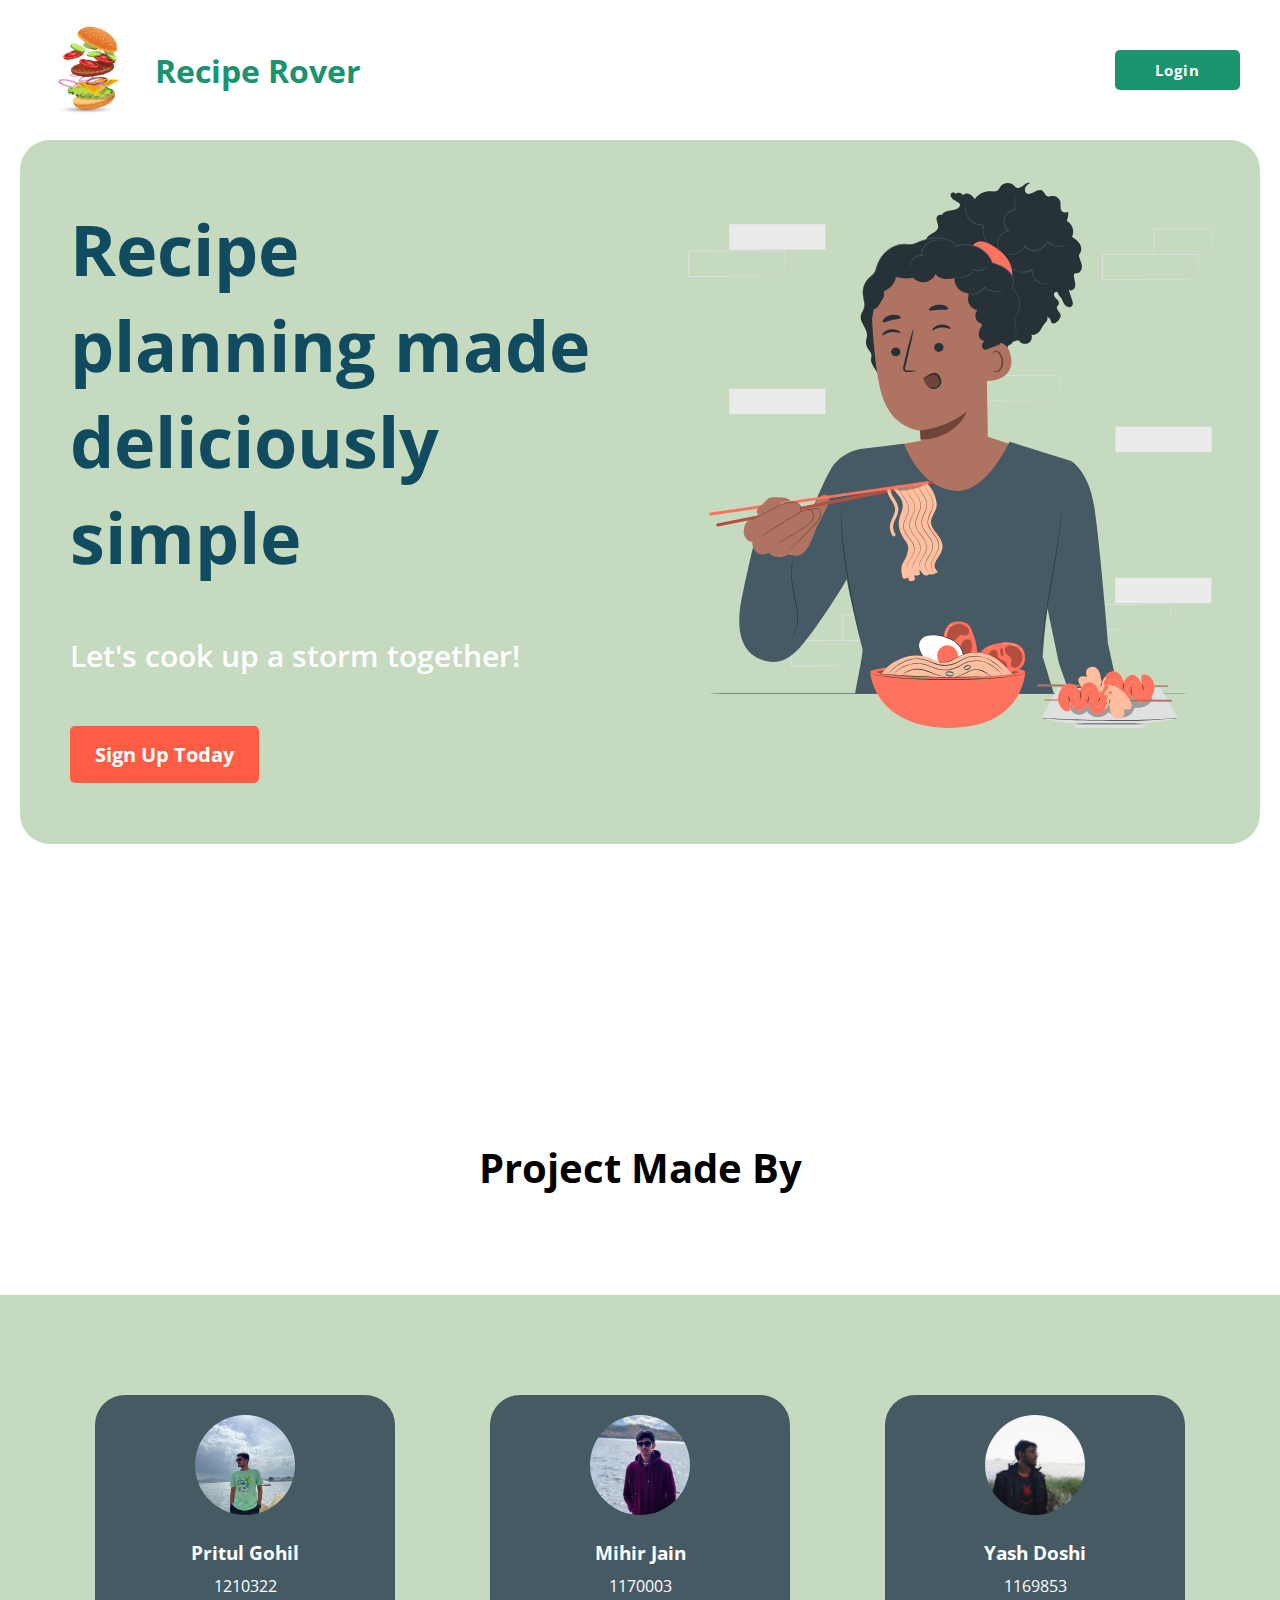
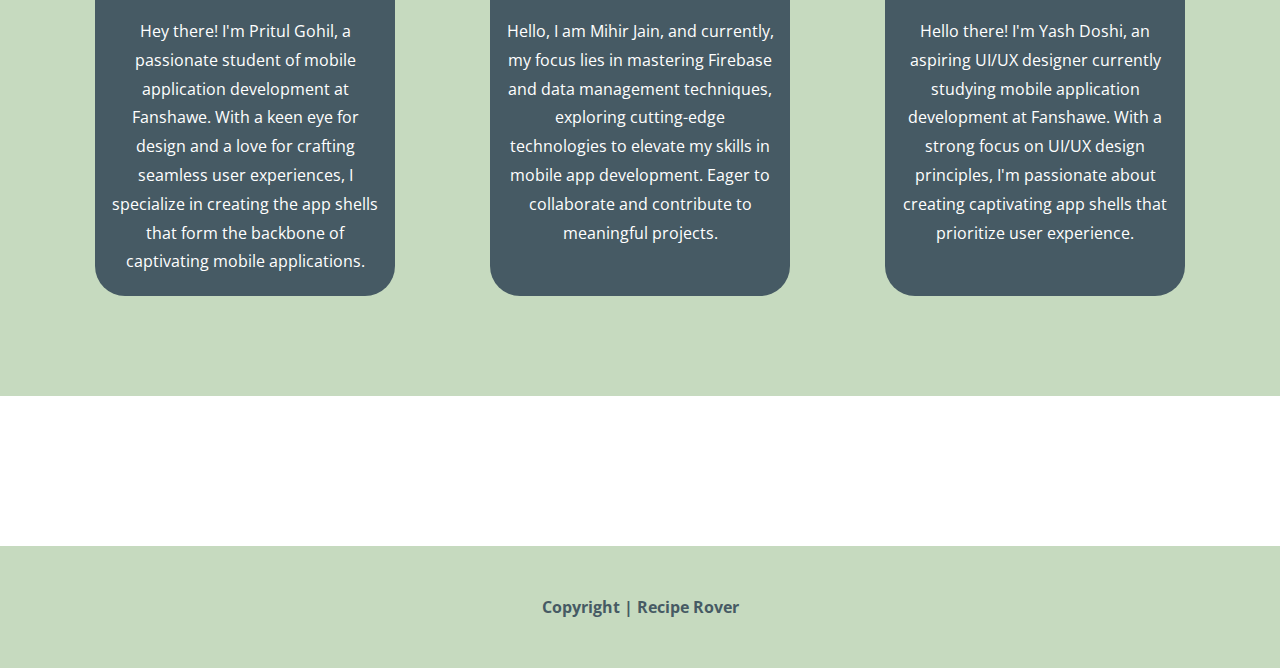
<file: index.html>
<!DOCTYPE html>
<html lang="en">
  <head>
    <meta charset="UTF-8" />
    <meta name="viewport" content="width=device-width, initial-scale=1.0" />
    <link rel="stylesheet" href="Styles/index.css" />
    <link rel="preconnect" href="https://fonts.googleapis.com" />
    <link rel="preconnect" href="https://fonts.gstatic.com" crossorigin />
    <link
      href="https://fonts.googleapis.com/css2?family=Open+Sans:ital,wght@0,300..800;1,300..800&display=swap"
      rel="stylesheet"
    />
    <title>Recipe Rover</title>

    <link rel="manifest" href="manifest.json">
 
    <!-- Linking the icons file for different platforms -->
    <link rel="apple-touch-icon" sizes="180x180" href="/Icons/apple-touch-icon.png">
    <link rel="icon" type="image/png" sizes="32x32" href="/Icons/favicon-32x32.png">
    <link rel="icon" type="image/png" sizes="16x16" href="/Icons/favicon-16x16.png">
    <link rel="manifest" href="/Icons/site.webmanifest">
    <link rel="mask-icon" href="/Icons/safari-pinned-tab.svg" color="#1a936f">
    <link rel="shortcut icon" href="/Icons/favicon.ico">
    <meta name="msapplication-TileColor" content="#da532c">
    <meta name="msapplication-config" content="/Icons/browserconfig.xml">
    <meta name="theme-color" content="#ffffff">


  </head>
  <body>
    <div class="navigation">
      <div class="navigation-container">
        <div class="logo">
          <div class="logo-container">
            <img src="Assets/logo.jpg" alt="" />
            <h1 class="heading">Recipe Rover</h1>
          </div>
        </div>
        <div class="navigation-button">
          <a href="login.html"
            ><button class="navigation-button">Login</button></a
          >
        </div>
      </div>
    </div>
    <div class="main">
      <div class="main-container">
        <div class="side1">
          <div class="side1-container">
            <h1 class="homepage-hero">
              Recipe planning made deliciously simple
            </h1>
            <p class="homepage-description">Let's cook up a storm together!</p>
            <a href="signup.html"
              ><button class="homepage-signup">Sign Up Today</button></a
            >
          </div>
        </div>
        <div class="side2">
          <div class="side2-container">
            <img src="Assets/homepage-logo.svg" alt="" />
          </div>
        </div>
      </div>
    </div>
    <div class="credits">
      <div class="credits-container">
        <h2 class="project-info">Project Made By</h2>
        <div class="credits-card-container">
          <div class="credit-card">
            <div class="credit-card-container">
              <div class="avatar">
                <img src="Assets/pritul-gohil.jpeg" alt="" />
              </div>
              <div class="credit-card-info">
                <h3>Pritul Gohil</h3>
                <p class="number">1210322</p>
                <p class="avatar-description">
                  Hey there! I'm Pritul Gohil, a passionate student of mobile
                  application development at Fanshawe. With a keen eye for
                  design and a love for crafting seamless user experiences, I
                  specialize in creating the app shells that form the backbone
                  of captivating mobile applications.
                </p>
              </div>
            </div>
          </div>
          <div class="credit-card">
            <div class="credit-card-container">
              <div class="avatar">
                <img src="Assets/mihir-jain.jpeg" alt="" />
              </div>
              <div class="credit-card-info">
                <h3>Mihir Jain</h3>
                <p class="number">1170003</p>
                <p class="avatar-description">
                  Hello, I am Mihir Jain, and currently, my focus lies in
                  mastering Firebase and data management techniques, exploring
                  cutting-edge technologies to elevate my skills in mobile app
                  development. Eager to collaborate and contribute to meaningful
                  projects.
                </p>
              </div>
            </div>
          </div>
          <div class="credit-card">
            <div class="credit-card-container">
              <div class="avatar">
                <img src="Assets/yash-doshi.jpg" alt="" />
              </div>
              <div class="credit-card-info">
                <h3>Yash Doshi</h3>
                <p class="number">1169853</p>
                <p class="avatar-description">
                  Hello there! I'm Yash Doshi, an aspiring UI/UX designer
                  currently studying mobile application development at Fanshawe.
                  With a strong focus on UI/UX design principles, I'm passionate
                  about creating captivating app shells that prioritize user
                  experience.
                </p>
              </div>
            </div>
          </div>
        </div>
      </div>
    </div>
    <div class="footer">
      <div class="footer-container">
        <p>Copyright | Recipe Rover</p>
      </div>
    </div>

    <script src="Scripts/index.js"></script>
  </body>
</html>
</file>
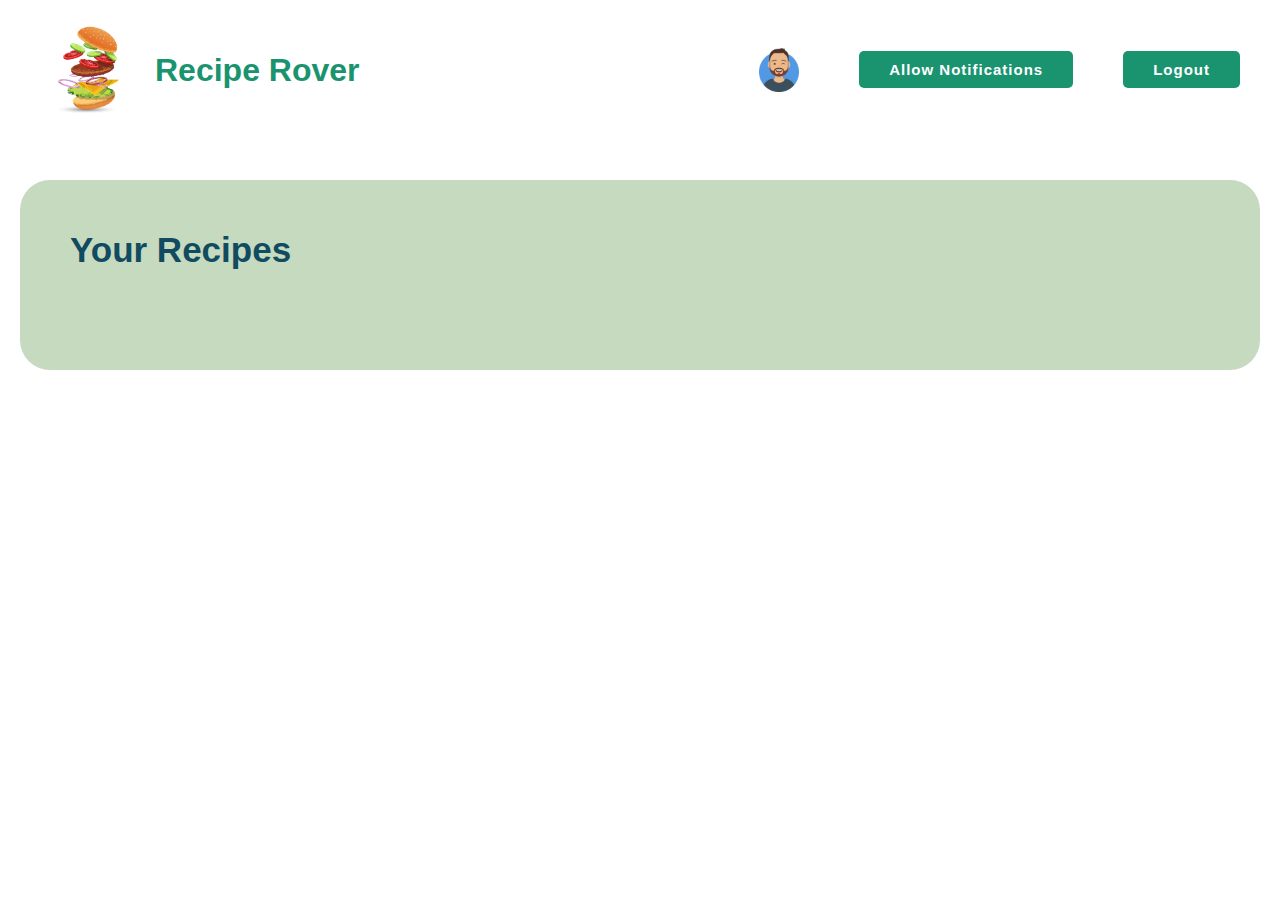
<file: homepage.html>
<!DOCTYPE html>
<html lang="en">
  <head>
    <meta charset="UTF-8" />
    <meta name="viewport" content="width=device-width, initial-scale=1.0" />
    <link rel="stylesheet" href="Styles/homepage.css" />
    <link rel="preconnect" href="https://fonts.googleapis.com" />
    <link rel="preconnect" href="https://fonts.gstatic.com" crossorigin />
    <link
      href="https://fonts.googleapis.com/css2?family=Open+Sans:ital,wght@0,300..800;1,300..800&display=swap"
      rel="stylesheet"
    />
    <script src="https://www.gstatic.com/firebasejs/8.10.0/firebase-app.js"></script>
    <script src="https://www.gstatic.com/firebasejs/8.10.0/firebase-database.js"></script>
    <script src="https://www.gstatic.com/firebasejs/8.10.0/firebase-auth.js"></script>
    <title>Recipe Rover</title>
  </head>
  <body>
    <div class="navigation">
      <div class="navigation-container">
        <div class="logo">
          <a class="homepage-link" href="index.html">
            <div class="logo-container">
              <img src="Assets/logo.jpg" alt="" />
              <h1 class="heading">Recipe Rover</h1>
            </div>
          </a>
        </div>
        <div class="button-container">
          <div class="profile-area">
            <img src="Assets/profile.png" alt="" />
            <h1 class="welcome-user" id="welcome-user"></h1>
          </div>
          <button id="notification-button" class="navigation-button">
            Allow Notifications
          </button>
          <button id="logout-button" class="navigation-button">Logout</button>
        </div>
      </div>
    </div>
    <div class="main">
      <div class="main-container">
        <div class="content">
          <div class="content-container">
            <div class="content-header">
              <h2 class="recipe-header">Your Recipes</h2>
            </div>
          </div>
        </div>
        <div id="card-area" class="card-area"></div>
      </div>
    </div>
    <script>
      const firebaseConfig = {
        apiKey: "AIzaSyD7S1rN0kZ6KqWwt7zzgHNzKV03h7qbg3A",
        authDomain: "recipe-rover-32c0b.firebaseapp.com",
        projectId: "recipe-rover-32c0b",
        storageBucket: "recipe-rover-32c0b.appspot.com",
        messagingSenderId: "917406744945",
        appId: "1:917406744945:web:c8baacbdc97735a5ac36d0",
      };
      firebase.initializeApp(firebaseConfig);
    </script>
    <script src="Scripts/homepage.js"></script>
  </body>
</html>
</file>
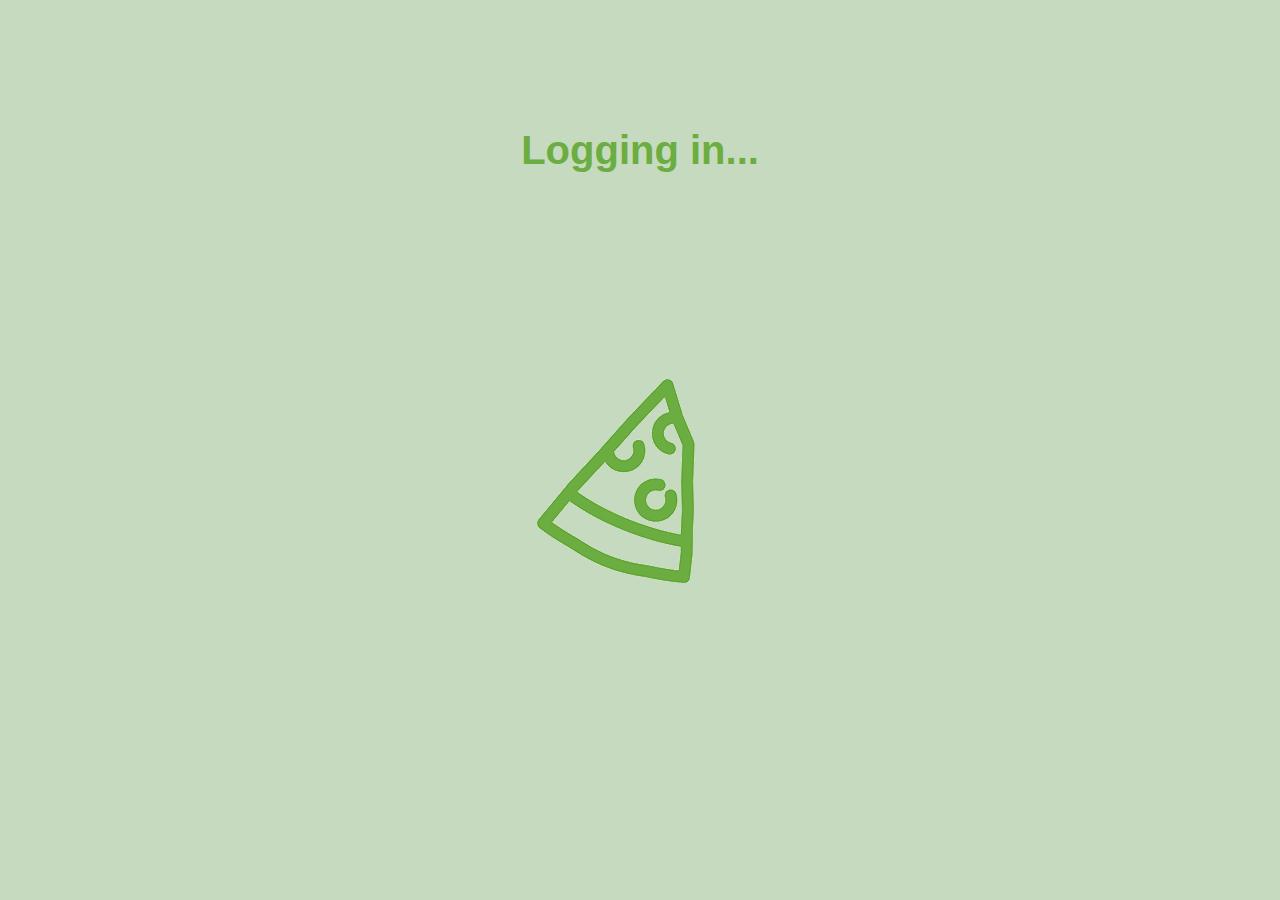
<file: login-process.html>
<!DOCTYPE html>
<html lang="en">
  <head>
    <meta charset="UTF-8" />
    <meta name="viewport" content="width=device-width, initial-scale=1.0" />
    <link rel="stylesheet" href="Styles/signup-onboarding.css" />
    <link
      href="https://fonts.googleapis.com/css2?family=Open+Sans:ital,wght@0,300..800;1,300..800&display=swap"
      rel="stylesheet"
    />
    <title>Logging In</title>
  </head>
  <body>
    <div class="main">
      <div class="main-container">
        <h1>Logging in...</h1>
        <img src="Assets/loading.gif" alt="" />
      </div>
    </div>
    <script src="Scripts/login-process.js"></script>
  </body>
</html>
</file>
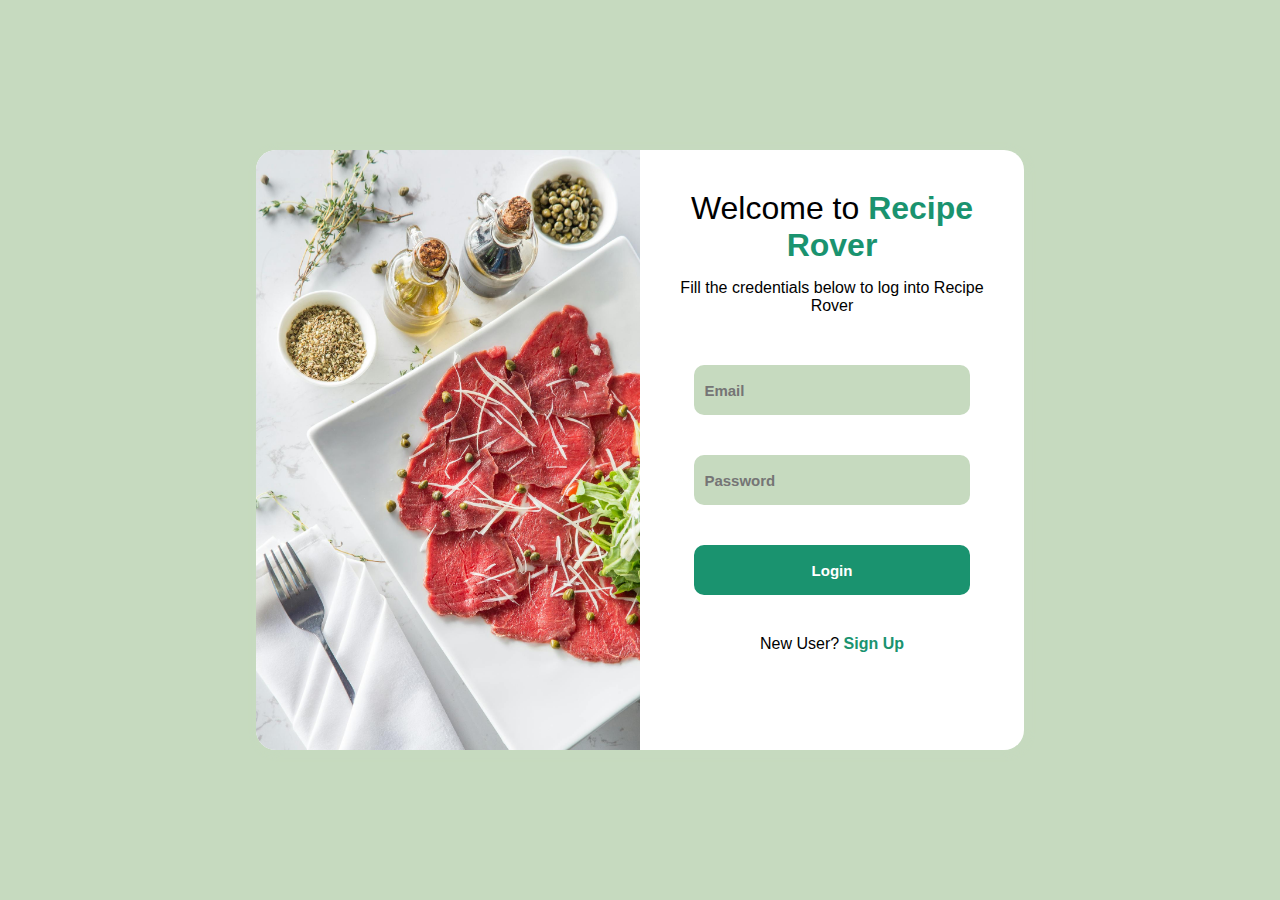
<file: login.html>
<!DOCTYPE html>
<html lang="en">
  <head>
    <meta charset="UTF-8" />
    <meta name="viewport" content="width=device-width, initial-scale=1.0" />
    <link rel="stylesheet" href="Styles/login.css" />
    <link rel="preconnect" href="https://fonts.googleapis.com" />
    <link rel="preconnect" href="https://fonts.gstatic.com" crossorigin />
    <link
      href="https://fonts.googleapis.com/css2?family=Open+Sans:ital,wght@0,300..800;1,300..800&display=swap"
      rel="stylesheet"
    />
    <script src="https://www.gstatic.com/firebasejs/8.10.0/firebase-app.js"></script>
    <script src="https://www.gstatic.com/firebasejs/8.10.0/firebase-database.js"></script>
    <script src="https://www.gstatic.com/firebasejs/8.10.0/firebase-auth.js"></script>
    <title>Recipe Rover</title>
  </head>
  <body>
    <div class="main">
      <div class="main-container">
        <div class="login-card">
          <div class="login-card-container">
            <div class="side1">
              <div class="side-1-container">
                <img src="Assets/login-page-cover.jpg" alt="" />
              </div>
            </div>
            <div class="side2">
              <div class="side-2-container">
                <div class="header">
                  <div class="header-container">
                    <h1>
                      <span class="heading-1">Welcome to</span>
                      <span class="heading-2">Recipe Rover</span>
                    </h1>
                    <p class="login-description">
                      Fill the credentials below to log into Recipe Rover
                    </p>
                  </div>
                </div>
                <div class="login-main">
                  <div class="login-main-container">
                    <input
                      id="email"
                      class="login-input"
                      placeholder="Email"
                      type="text"
                    />
                    <p id="emailError" class="error">Please input Email</p>
                    <input
                      id="password"
                      class="password-input"
                      placeholder="Password"
                      type="password"
                    />
                    <p id="passwordError" class="error">
                      Please input Password
                    </p>
                    <button id="login-btn" class="login-button">Login</button>
                    <p>
                      New User?
                      <a class="sign-up-anchor" href="signup.html">Sign Up</a>
                    </p>
                  </div>
                </div>
              </div>
            </div>
          </div>
        </div>
      </div>
    </div>
    <script>
      const firebaseConfig = {
        apiKey: "AIzaSyD7S1rN0kZ6KqWwt7zzgHNzKV03h7qbg3A",
        authDomain: "recipe-rover-32c0b.firebaseapp.com",
        projectId: "recipe-rover-32c0b",
        storageBucket: "recipe-rover-32c0b.appspot.com",
        messagingSenderId: "917406744945",
        appId: "1:917406744945:web:c8baacbdc97735a5ac36d0",
      };
      firebase.initializeApp(firebaseConfig);
    </script>
    <script src="Scripts/login.js"></script>
  </body>
</html>
</file>
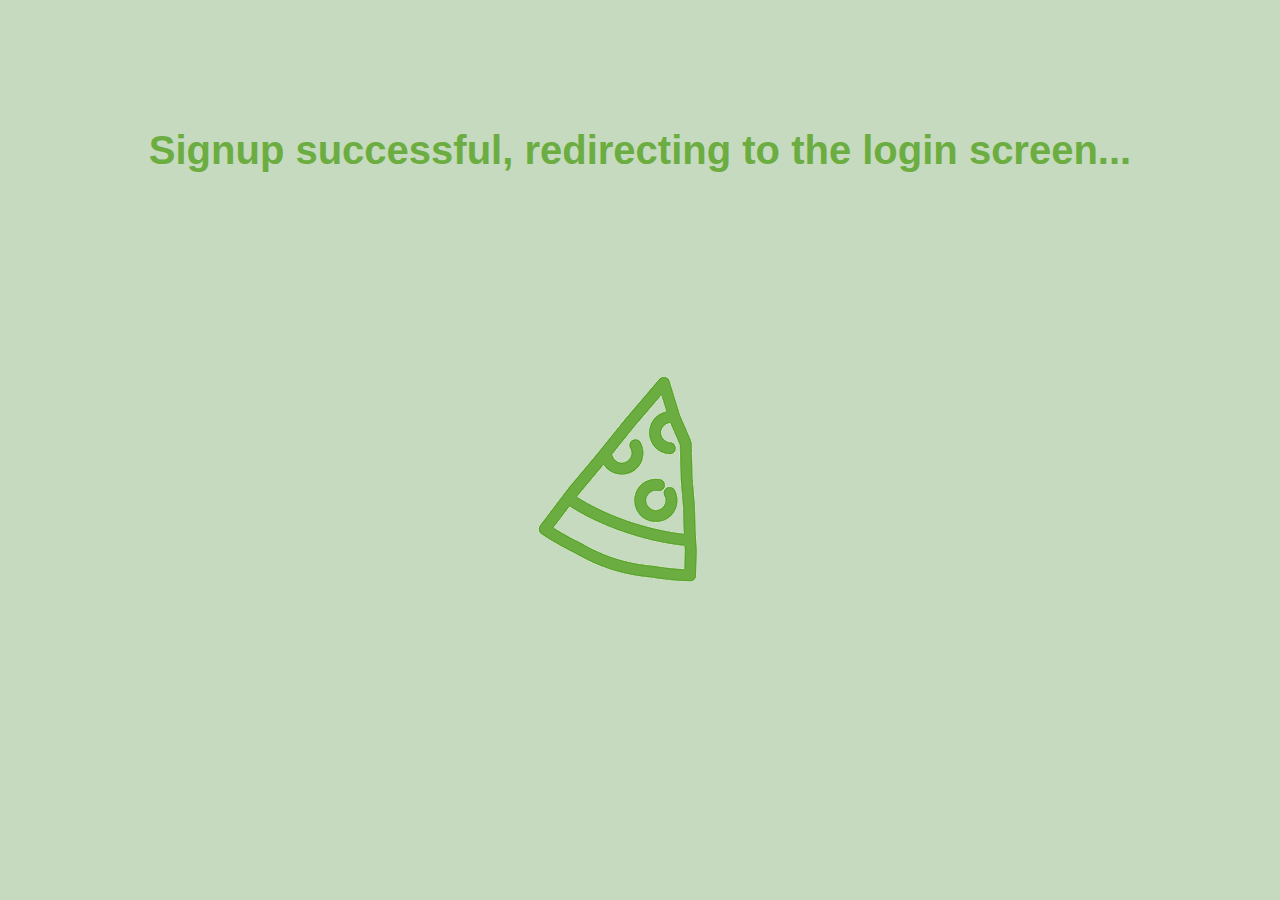
<file: signup-onboarding.html>
<!DOCTYPE html>
<html lang="en">
  <head>
    <meta charset="UTF-8" />
    <meta name="viewport" content="width=device-width, initial-scale=1.0" />
    <link rel="stylesheet" href="Styles/signup-onboarding.css" />
    <link
      href="https://fonts.googleapis.com/css2?family=Open+Sans:ital,wght@0,300..800;1,300..800&display=swap"
      rel="stylesheet"
    />
    <title>Getting You Onboard</title>
  </head>
  <body>
    <div class="main">
      <div class="main-container">
        <h1>Signup successful, redirecting to the login screen...</h1>
        <img src="Assets/loading.gif" alt="" />
      </div>
    </div>
    <script src="Scripts/signup-onboard.js"></script>
  </body>
</html>
</file>
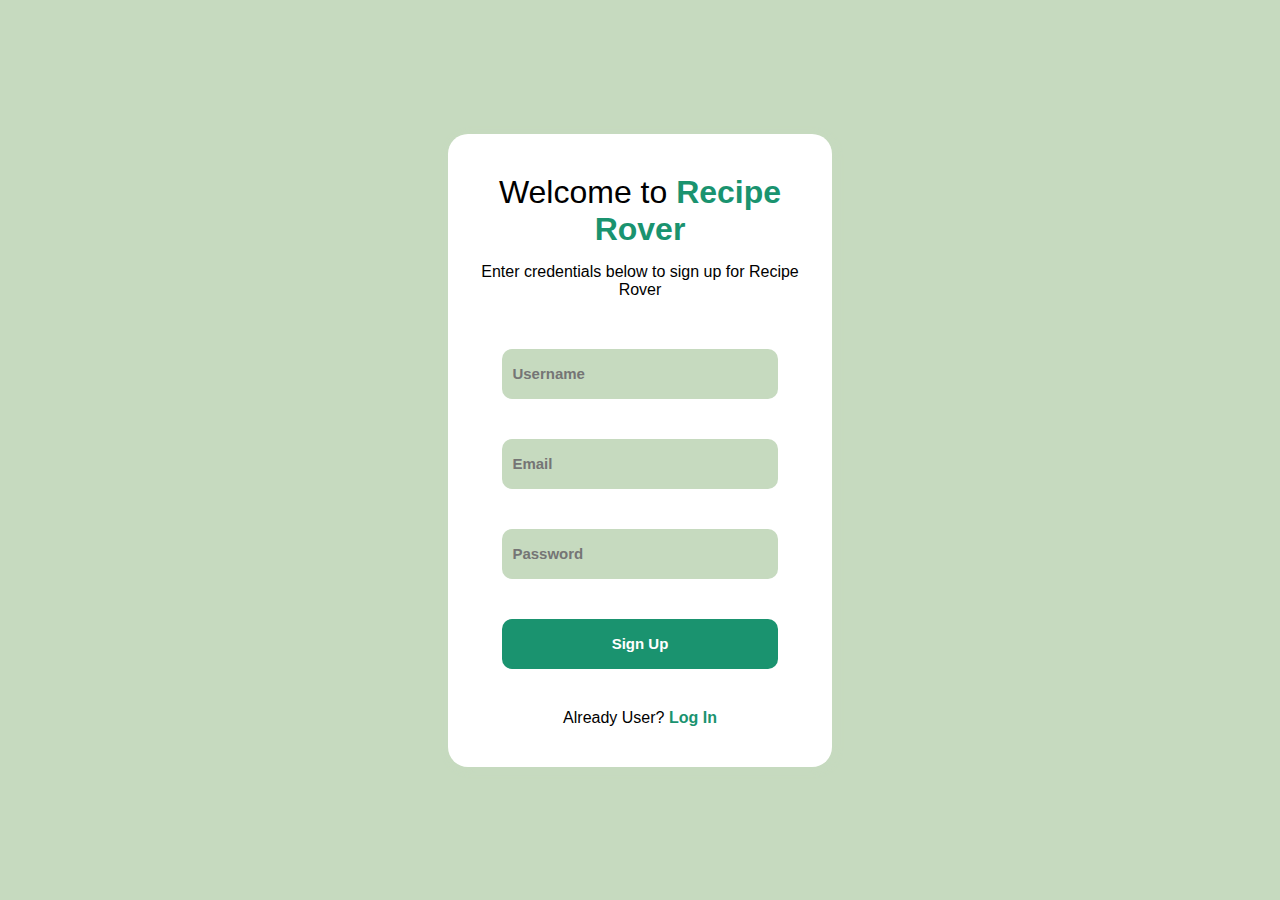
<file: signup.html>
<!DOCTYPE html>
<html lang="en">
  <head>
    <meta charset="UTF-8" />
    <meta name="viewport" content="width=device-width, initial-scale=1.0" />
    <link rel="stylesheet" href="Styles/signup.css" />
    <link rel="preconnect" href="https://fonts.googleapis.com" />
    <link rel="preconnect" href="https://fonts.gstatic.com" crossorigin />
    <link
      href="https://fonts.googleapis.com/css2?family=Open+Sans:ital,wght@0,300..800;1,300..800&display=swap"
      rel="stylesheet"
    />
    <script src="https://www.gstatic.com/firebasejs/8.10.0/firebase-app.js"></script>
    <script src="https://www.gstatic.com/firebasejs/8.10.0/firebase-database.js"></script>
    <script src="https://www.gstatic.com/firebasejs/8.10.0/firebase-auth.js"></script>
    <title>Sign Up</title>
  </head>
  <body>
    <div class="main">
      <div class="main-container">
        <div class="login-card">
          <div class="login-card-container">
            <!-- <div class="side1">
              <div class="side-1-container">
                <img src="Assets/login-page-cover.jpg" alt="" />
              </div>
            </div> -->
            <div class="side2">
              <div class="side-2-container">
                <div class="header">
                  <div class="header-container">
                    <h1>
                      <span class="heading-1">Welcome to</span>
                      <span class="heading-2">Recipe Rover</span>
                    </h1>
                    <p class="login-description">
                      Enter credentials below to sign up for Recipe Rover
                    </p>
                  </div>
                </div>
                <div class="login-main">
                  <div class="login-main-container">
                    <input
                      type="text"
                      id="user-name"
                      class="login-input"
                      placeholder="Username"
                    />
                    <p id="emailError" class="error">Please Input Email</p>
                    <input
                      class="login-input"
                      placeholder="Email"
                      id="emailInput"
                      type="text"
                    />
                    <p id="emailError" class="error">Please Input Email</p>
                    <input
                      class="password-input"
                      placeholder="Password"
                      id="passInput"
                      type="password"
                    />
                    <p id="passwordError" class="error">
                      Please Input Password
                    </p>
                    <button id="signup-btn" class="login-button">
                      Sign Up
                    </button>
                    <img
                      id="signup-loading"
                      class="fancy-loading"
                      src="Assets/fancy-loading.gif"
                      alt=""
                      loop
                    />
                    <p>
                      Already User?
                      <a class="sign-up-anchor" href="login.html">Log In</a>
                    </p>
                  </div>
                </div>
              </div>
            </div>
          </div>
        </div>
      </div>
    </div>
    <script>
      const firebaseConfig = {
        apiKey: "AIzaSyD7S1rN0kZ6KqWwt7zzgHNzKV03h7qbg3A",
        authDomain: "recipe-rover-32c0b.firebaseapp.com",
        projectId: "recipe-rover-32c0b",
        storageBucket: "recipe-rover-32c0b.appspot.com",
        messagingSenderId: "917406744945",
        appId: "1:917406744945:web:c8baacbdc97735a5ac36d0",
      };
      firebase.initializeApp(firebaseConfig);
    </script>
    <script src="Scripts/signup.js"></script>
  </body>
</html>
</file>
<file: Styles/index.css>
* {
  margin: 0;
  padding: 0;
  box-sizing: border-box;
  font-family: "Open Sans", sans-serif;
}

.navigation {
  padding: 0px 20px 0px 20px;
}

.navigation-container {
  padding: 20px;
  display: flex;
  align-items: center;
  justify-content: space-between;
}

.logo-container {
  display: flex;
  align-items: center;
  gap: 15px;
}

.logo-container img {
  width: 100px;
}

.heading {
  color: #1a936f;
}

.navigation-button {
  border: none;
  background-color: #1a936f;
  padding: 5px 20px 5px 20px;
  color: white;
  font-weight: 700;
  border-radius: 5px;
  letter-spacing: 1px;
  font-size: 15px;
  cursor: pointer;
  transition: transform 0.2s;
}

.navigation-button:hover,
.homepage-signup:hover {
  transform: scale(1.05);
  cursor: pointer;
}

.main {
  height: 100vh;
  padding: 0px 20px 20px 20px;
}

.main-container {
  background-color: #c6dabf;
  height: 80%;
  border-radius: 30px;
  display: flex;
}

.side1 {
  width: 50%;
  display: flex;
  align-items: center;
}

.side2 {
  width: 50%;
}

.side1-container {
  padding: 50px;
}

.homepage-hero {
  font-size: 70px;
  color: #114b5f;
}

.homepage-description {
  font-size: 30px;
  margin-top: 50px;
  color: white;
  font-weight: 600;
}

.homepage-signup {
  border: none;
  padding: 15px 25px 15px 25px;
  margin-top: 50px;
  font-size: 20px;
  background-color: #ff5c46;
  color: white;
  font-weight: 700;
  border-radius: 5px;
  cursor: pointer;
  transition: transform 0.2s;
}

.credits-container {
  text-align: center;
  display: flex;
  flex-direction: column;
  align-items: center;
  justify-content: center;
}

.project-info {
  font-size: 40px;
}

.credits {
  margin-top: 100px;
}

.credits-card-container {
  margin-top: 100px;
  margin-bottom: 150px;
  width: 100%;
  display: flex;
  justify-content: space-evenly;
  padding: 100px 0px 100px 0px;
  background-color: #c6dabf;
}

.credit-card-info {
  margin-top: 20px;
}

.avatar img {
  width: 100px;
  height: 100px;
  border-radius: 100px;
  object-fit: cover;
}

.credit-card {
  width: 300px;
  background-color: #465a64;
  padding: 20px 15px 20px 15px;
  border-radius: 30px;
  color: white;
}

.avatar-description {
  margin-top: 20px;
  line-height: 1.8;
  font-size: 16px;
}

.number {
  margin-top: 10px;
}

.footer {
  background-color: #c6dabf;
}

.footer-container {
  padding: 50px;
  font-weight: 700;
  text-align: center;
  color: #465a64;
}

@media only screen and (max-width: 1200px) {
  .navigation-container {
    padding: unset;
  }

  .navigation-button {
    font-size: 10px;
    padding: 5px 15px 5px 15px;
  }

  .logo-container img {
    width: 50px;
  }

  .logo-container {
    gap: 10px;
  }

  .heading {
    font-size: 20px;
  }

  .profile-area img {
    width: 30px;
  }

  .button-container {
    width: 100%;
    gap: unset;
    justify-content: space-between;
    margin-top: 50px;
  }

  .navigation {
    padding-top: 40px;
  }

  .main {
    margin-top: 50px;
  }

  .main-container {
    flex-direction: column-reverse;
    height: unset;
    text-align: center;
  }

  .credits {
    margin-top: 100px;
  }

  .side1 {
    width: 100%;
  }

  .side2 {
    width: 100%;
  }

  .side1-container {
    padding: 20px 20px 40px 20px;
  }

  .homepage-hero {
    font-size: 35px;
  }

  .homepage-description {
    font-size: 25px;
    margin-top: 20px;
  }

  .homepage-signup {
    font-size: 15px;
  }

  .credits-card-container {
    flex-direction: column;
    align-items: center;
    gap: 30px;
  }

  .credit-card {
    width: 90%;
  }
}
</file>
<file: Styles/homepage.css>
* {
  margin: 0;
  padding: 0;
  box-sizing: border-box;
  font-family: "Open Sans", sans-serif;
}

.navigation {
  padding: 0px 20px 0px 20px;
}

.navigation-container {
  padding: 20px;
  display: flex;
  align-items: center;
  justify-content: space-between;
}

.logo-container {
  display: flex;
  align-items: center;
  gap: 15px;
}

.logo-container img {
  width: 100px;
}

.heading {
  color: #1a936f;
}

.navigation-button {
  border: none;
  background-color: #1a936f;
  padding: 10px 30px 10px 30px;
  color: white;
  font-weight: 700;
  border-radius: 5px;
  letter-spacing: 1px;
  font-size: 15px;
  cursor: pointer;
  transition: transform 0.2s;
}

.navigation-button:hover,
.homepage-signup:hover {
  transform: scale(1.05);
  cursor: pointer;
}

.main {
  padding: 0px 20px 20px 20px;
}

.side1 {
  width: 50%;
  display: flex;
  align-items: center;
}

.side2 {
  width: 50%;
}

.side1-container {
  padding: 50px;
}

.homepage-hero {
  font-size: 70px;
  color: #114b5f;
}

.homepage-description {
  font-size: 30px;
  margin-top: 50px;
  color: white;
  font-weight: 600;
}

.homepage-signup {
  border: none;
  padding: 15px 25px 15px 25px;
  margin-top: 50px;
  font-size: 20px;
  background-color: #ff5c46;
  color: white;
  font-weight: 700;
  border-radius: 5px;
  cursor: pointer;
  transition: transform 0.2s;
}

.credits-container {
  text-align: center;
  display: flex;
  flex-direction: column;
  align-items: center;
  justify-content: center;
}

.project-info {
  font-size: 40px;
}

.credits-card-container {
  margin-top: 100px;
  margin-bottom: 150px;
  width: 100%;
  display: flex;
  justify-content: space-evenly;
  padding: 100px 0px 100px 0px;
  background-color: #c6dabf;
}

.credit-card-info {
  margin-top: 20px;
}

.avatar img {
  width: 100px;
  height: 100px;
  border-radius: 100px;
  object-fit: cover;
}

.credit-card {
  width: 300px;
  background-color: #465a64;
  padding: 20px 15px 20px 15px;
  border-radius: 30px;
  color: white;
}

.avatar-description {
  margin-top: 20px;
  line-height: 1.8;
  font-size: 16px;
}

.number {
  margin-top: 10px;
}

.footer {
  background-color: #c6dabf;
}

.footer-container {
  padding: 50px;
  font-weight: 700;
  text-align: center;
  color: #465a64;
}

.main {
  margin-top: 40px;
}

.main-container {
  background-color: #c6dabf;
  border-radius: 30px;
  padding: 50px;
}

.welcome-user {
  color: #1a936f;
  font-size: 20px;
}

.button-container {
  display: flex;
  align-items: center;
  gap: 50px;
}

.profile-area {
  display: flex;
  align-items: center;
  gap: 10px;
}

.profile-area img {
  width: 40px;
}

.recipe-header {
  color: #114b5f;
  font-size: 35px;
}

.card-area {
  display: flex;
  gap: 50px;
  flex-wrap: wrap;
  margin-top: 50px;
}

.card {
  font-size: 30px;
  background-color: #ff934f;
  padding: 10px;
  color: #efecca;
  height: 300px;
  width: 300px;
  border-radius: 30px;
  display: flex;
  align-items: center;
  justify-content: center;
  cursor: pointer;
  transition: scale 0.2s;
  text-align: center;
}

.card:hover {
  scale: 1.1;
}

.add-button {
  font-size: 100px;
  color: #ff934f;
}

#addButtonCard {
  display: flex;
  flex-direction: column;
  gap: 20px;
}

#addInput {
  padding: 10px;
  width: 80%;
  border-radius: 5px;
  border: none;
}

#buttonAdd {
  padding: 10px;
  width: 80%;
  border-radius: 5px;
  border: none;
  background-color: #ff934f;
  color: #efecca;
  font-weight: 700;
  cursor: pointer;
}

.homepage-link {
  text-decoration: none;
}

.card h3 {
  width: 100%;
  /* height: 300px; */
  word-wrap: break-word;
}

@media only screen and (max-width: 1200px) {
  .navigation-container {
    padding: unset;
    flex-direction: column;
  }

  .logo-container img {
    width: 80px;
  }

  .profile-area img {
    width: 30px;
  }

  .welcome-user {
    font-size: 15px;
  }

  .button-container {
    width: 100%;
    gap: unset;
    justify-content: space-between;
    margin-top: 50px;
  }

  .navigation {
    padding-top: 40px;
  }

  .main {
    padding: unset;
    display: flex;
    align-items: center;
    justify-content: center;
    padding-bottom: 50px;
  }

  .main-container {
    width: 96%;
    padding: 20px;
    border-radius: 15px;
    padding-top: 50px;
    padding-bottom: 50px;
  }

  .content-header {
    text-align: center;
  }

  .card {
    width: 100%;
    height: 150px;
    border-radius: 15px;
  }

  .card:hover {
    scale: unset;
  }
}
</file>
<file: Styles/signup-onboarding.css>
* {
  margin: 0;
  padding: 0;
  box-sizing: border-box;
  font-family: "Open Sans", sans-serif;
}

body {
  background-color: #c6dabf;
}

.main {
  width: 100%;
  height: 100vh;
  display: flex;
  align-items: center;
  justify-content: center;
  color: #6bad41;
  font-size: 20px;
}

.main-container {
  display: flex;
  align-items: center;
  flex-direction: column;
  justify-content: center;
}

@media only screen and (max-width: 1200px) {
  body {
    overflow-x: hidden;
  }
  .main-container {
    width: 100%;
    text-align: center;
  }
  h1 {
    margin-top: 100px;
    width: 100%;
    font-size: 30px;
  }
}
</file>
<file: Styles/login.css>
* {
  margin: 0;
  padding: 0;
  box-sizing: border-box;
  font-family: "Open Sans", sans-serif;
}

/* Login Page --- Start*/

.main-container {
  width: 100%;
  height: 100vh;
  background-color: #c6dabf;
  display: flex;
  align-items: center;
  justify-content: center;
}

.login-card {
  width: 100%;
  display: flex;
  align-items: center;
  justify-content: center;
}

.login-card-container {
  background-color: white;
  width: 60%;
  height: 600px;
  display: flex;
  border-radius: 20px;
  box-shadow: 2px 2px 10px 0px rgba(198, 218, 191, 1);
}

.side1 {
  width: 50%;
}

.side1-container {
  width: 100%;
  background-color: blue;
}

.side-1-container img {
  width: 100%;
  object-fit: cover;
  border-top-left-radius: 20px;
  border-bottom-left-radius: 20px;
  height: 600px;
}

.side2 {
  width: 50%;
}

.side-2-container {
  padding: 20px;
  width: 100%;
}

.header {
  width: 100%;
  margin-top: 20px;
}

.header-container {
  width: 100%;
  text-align: center;
}

.login-description {
  margin-top: 15px;
}

.login-main {
  margin-top: 50px;
}

.login-main-container {
  display: flex;
  flex-direction: column;
  align-items: center;
  justify-content: space-around;
  gap: 40px;
}

.login-input {
  width: 80%;
  height: 50px;
  padding: 10px;
  border: none;
  background-color: #c6dabf;
  border-radius: 10px;
  font-size: 15px;
  font-weight: 600;
}

.password-input {
  width: 80%;
  height: 50px;
  padding: 10px;
  border: none;
  background-color: #c6dabf;
  border-radius: 10px;
  font-size: 15px;
  font-weight: 600;
}

.login-button {
  width: 80%;
  height: 50px;
  background-color: #1a936f;
  border: none;
  border-radius: 10px;
  font-size: 15px;
  color: white;
  font-weight: 600;
  transition: transform 0.2s;
}

.login-button:hover {
  transform: scale(1.05);
  cursor: pointer;
}

.heading-1 {
  font-weight: 400;
}

.heading-2 {
  font-weight: 800;
  color: #1a936f;
}

.sign-up-anchor {
  text-decoration: none;
  color: #1a936f;
  font-weight: 800;
}

.sign-up-anchor:hover {
  text-decoration: underline;
}

.error {
  text-align: unset;
  width: 80%;
  color: red;
  font-weight: 700;
  display: none;
  margin-top: -20px;
}

.fancy-loading {
  width: 100px;
}

@media only screen and (max-width: 1200px) {
  .main-container {
    height: unset;
    padding-bottom: 100px;
    padding-top: 100px;
  }

  .login-card-container {
    width: 90%;
    height: unset;
    flex-direction: column;
  }

  .side1 {
    width: 100%;
  }

  .side2 {
    width: 100%;
  }

  .side-1-container img {
    height: 300px;
    border-top-right-radius: 20px;
    border-bottom-left-radius: unset;
  }

  .header-container h1 {
    font-size: 30px;
  }

  .login-description {
    font-size: 15px;
  }

  .login-input {
    width: 100%;
  }

  .password-input {
    width: 100%;
  }

  .login-button {
    width: 100%;
  }
}
</file>
<file: Styles/signup.css>
* {
  margin: 0;
  padding: 0;
  box-sizing: border-box;
  font-family: "Open Sans", sans-serif;
}

.main-container {
  width: 100%;
  height: 100vh;
  background-color: #c6dabf;
  display: flex;
  align-items: center;
  justify-content: center;
}

.login-card {
  width: 100%;
  display: flex;
  align-items: center;
  justify-content: center;
}

.login-card-container {
  background-color: white;
  width: 30%;
  display: flex;
  border-radius: 20px;
  box-shadow: 2px 2px 10px 0px rgba(198, 218, 191, 1);
}

.side2 {
  width: 100%;
}

.side-2-container {
  padding: 20px;
  width: 100%;
}

.header {
  width: 100%;
  margin-top: 20px;
}

.header-container {
  width: 100%;
  text-align: center;
}

.login-description {
  margin-top: 15px;
}

.login-main {
  margin-top: 50px;
}

.login-main-container {
  display: flex;
  flex-direction: column;
  align-items: center;
  gap: 40px;
  padding-bottom: 20px;
}

.login-input {
  width: 80%;
  height: 50px;
  padding: 10px;
  border: none;
  background-color: #c6dabf;
  border-radius: 10px;
  font-size: 15px;
  font-weight: 600;
}

.password-input {
  width: 80%;
  height: 50px;
  padding: 10px;
  border: none;
  background-color: #c6dabf;
  border-radius: 10px;
  font-size: 15px;
  font-weight: 600;
}

.login-button {
  width: 80%;
  height: 50px;
  background-color: #1a936f;
  border: none;
  border-radius: 10px;
  font-size: 15px;
  color: white;
  font-weight: 600;
  transition: transform 0.2s;
}

.login-button:hover {
  transform: scale(1.05);
  cursor: pointer;
}

.heading-1 {
  font-weight: 400;
}

.heading-2 {
  font-weight: 800;
  color: #1a936f;
}

.sign-up-anchor {
  text-decoration: none;
  color: #1a936f;
  font-weight: 800;
}

.sign-up-anchor:hover {
  text-decoration: underline;
}

.error {
  text-align: unset;
  width: 80%;
  color: red;
  font-weight: 700;
  display: none;
  margin-top: -15px;
}

.fancy-loading {
  width: 100px;
  display: none;
}

@media only screen and (max-width: 1200px) {
  .main-container {
    height: unset;
    padding-bottom: 100px;
    padding-top: 100px;
  }

  .login-card-container {
    width: 90%;
    height: unset;
    flex-direction: column;
  }

  .side1 {
    width: 100%;
  }

  .side2 {
    width: 100%;
  }

  .side-1-container img {
    height: 300px;
    border-top-right-radius: 20px;
    border-bottom-left-radius: unset;
  }

  .header-container h1 {
    font-size: 30px;
  }

  .login-description {
    font-size: 15px;
  }

  .login-input {
    width: 100%;
  }

  .password-input {
    width: 100%;
  }

  .login-button {
    width: 100%;
  }
}
</file>
